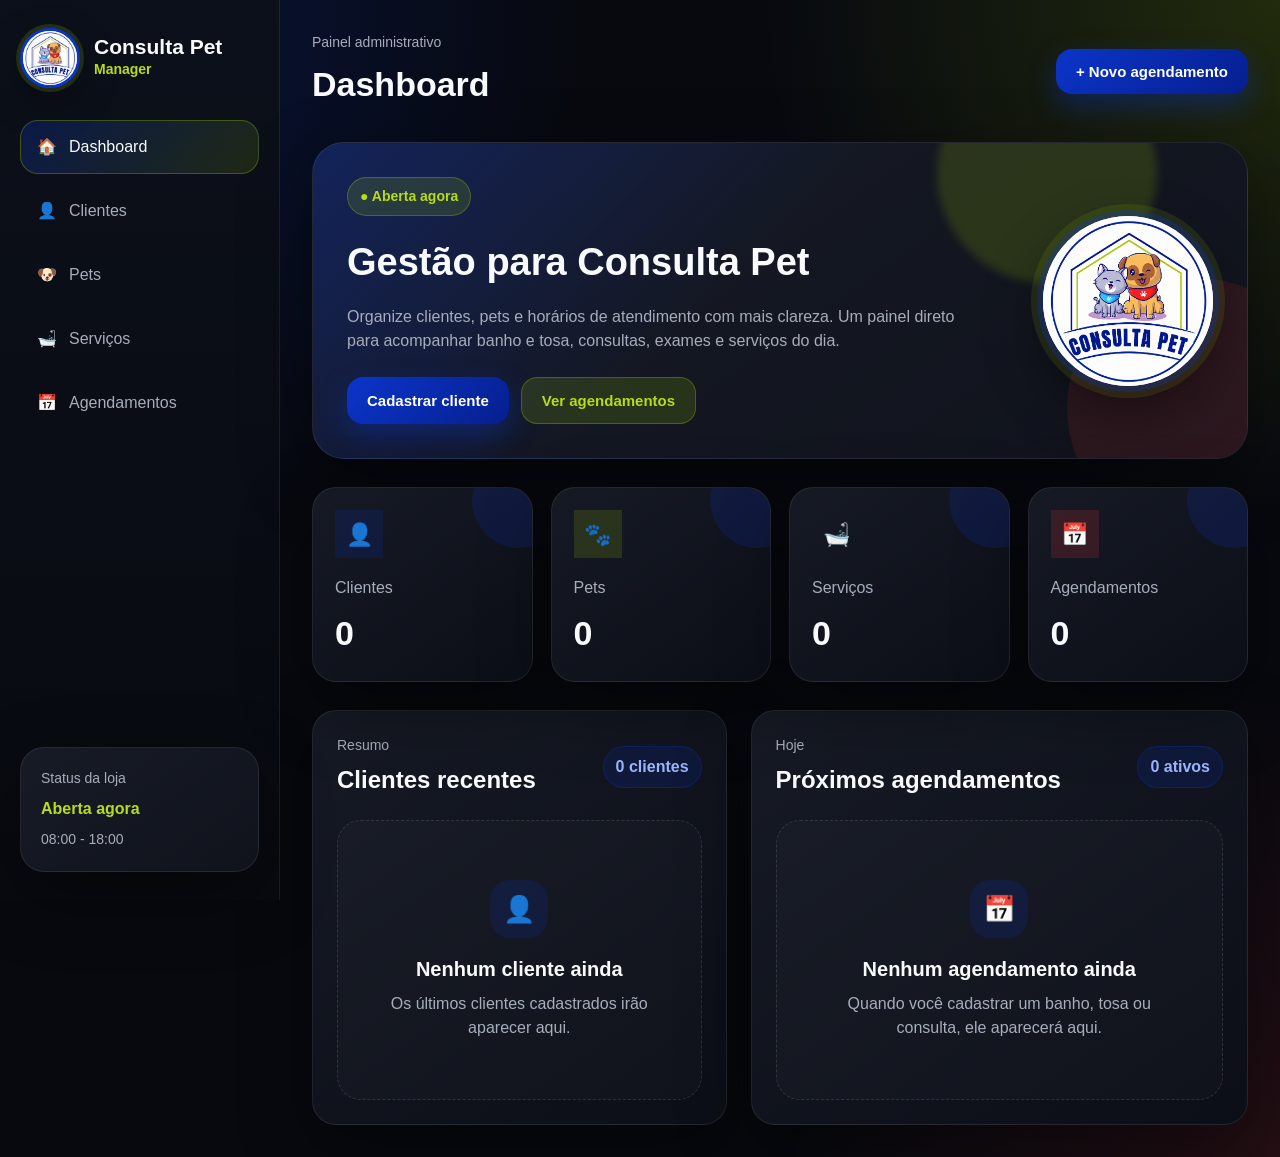
<file: index.html>
<!DOCTYPE html>
<html lang="pt-BR">

<head>
  <meta charset="UTF-8">
  <meta name="viewport" content="width=device-width, initial-scale=1.0">

  <title>PetShop Manager</title>

  <link rel="stylesheet" href="css/style.css">
</head>

<body>
  <div class="app-layout">

    <!-- SIDEBAR -->
    <aside class="sidebar">
      <div class="brand">
        <div class="brand-logo">
          <img src="assets/img/logo-consulta-pet.png" alt="Logo Consulta Pet">
        </div>

        <div>
          <h1>Consulta Pet</h1>
          <span>Manager</span>
        </div>
      </div>

      <nav class="menu">
        <a href="#" class="menu-item active" data-page="dashboard">
          <span>🏠</span>
          Dashboard
        </a>

        <a href="#" class="menu-item" data-page="clientes">
          <span>👤</span>
          Clientes
        </a>

        <a href="#" class="menu-item" data-page="pets">
          <span>🐶</span>
          Pets
        </a>

        <a href="#" class="menu-item" data-page="servicos">
          <span>🛁</span>
          Serviços
        </a>

        <a href="#" class="menu-item" data-page="agendamentos">
          <span>📅</span>
          Agendamentos
        </a>
      </nav>

      <div class="sidebar-card">
        <p>Status da loja</p>
        <strong>Aberta agora</strong>
        <span>08:00 - 18:00</span>
      </div>
    </aside>

    <!-- CONTEÚDO PRINCIPAL -->
    <main class="main-content">

      <!-- DASHBOARD -->
      <section class="page active" id="dashboard">

        <header class="topbar">
          <div>
            <p class="page-label">Painel administrativo</p>
            <h2>Dashboard</h2>
          </div>

          <button class="btn-primary">
            + Novo agendamento
          </button>
        </header>

        <section class="hero-card">
          <div class="hero-info">
            <span class="status-pill">● Aberta agora</span>

            <h2>Gestão para Consulta Pet</h2>

            <p>
              Organize clientes, pets e horários de atendimento com mais clareza.
              Um painel direto para acompanhar banho e tosa, consultas, exames e serviços do dia.
            </p>

            <div class="hero-actions">
              <button class="btn-primary" id="btnParaClientes">
                Cadastrar cliente
              </button>

              <button class="btn-secondary" id="btnParaAgendamentos">
                Ver agendamentos
              </button>
            </div>
          </div>

          <div class="hero-logo">
            <img src="assets/img/logo-consulta-pet.png" alt="Logo Consulta Pet">
          </div>
        </section>

        <section class="stats-grid">

          <article class="stat-card">
            <div class="stat-icon blue">👤</div>
            <p>Clientes</p>
            <strong id="dashboardTotalClientes">0</strong>
          </article>

          <article class="stat-card">
            <div class="stat-icon green">🐾</div>
            <p>Pets</p>
            <strong id="dashboardTotalPets">0</strong>
          </article>

          <article class="stat-card">
            <div class="stat-icon cyan">🛁</div>
            <p>Serviços</p>
            <strong id="dashboardTotalServicos">0</strong>
          </article>

          <article class="stat-card">
            <div class="stat-icon red">📅</div>
            <p>Agendamentos</p>
            <strong id="dashboardTotalAgendamentos">0</strong>
          </article>

        </section>

        <section class="content-grid">

          <div class="panel">
            <div class="panel-header">
              <div>
                <p class="page-label">Resumo</p>
                <h3>Clientes recentes</h3>
              </div>

              <span class="badge" id="dashboardClientesBadge">0 clientes</span>
            </div>

            <div class="list" id="dashboardClientesList">
              <div class="empty-state">
                <div>👤</div>
                <h4>Nenhum cliente ainda</h4>
                <p>Os últimos clientes cadastrados irão aparecer aqui.</p>
              </div>
            </div>
          </div>

          <div class="panel">
            <div class="panel-header">
              <div>
                <p class="page-label">Hoje</p>
                <h3>Próximos agendamentos</h3>
              </div>

              <span class="badge">0 ativos</span>
            </div>

            <div class="empty-state">
              <div>📅</div>
              <h4>Nenhum agendamento ainda</h4>
              <p>Quando você cadastrar um banho, tosa ou consulta, ele aparecerá aqui.</p>
            </div>
          </div>

        </section>

      </section>

      <!-- CLIENTES -->
      <section class="page" id="clientes">

        <header class="topbar">
          <div>
            <p class="page-label">Gestão de clientes</p>
            <h2>Clientes</h2>
          </div>
        </header>

        <section class="content-grid">

          <div class="panel">
            <div class="panel-header">
              <div>
                <p class="page-label">Cadastro</p>
                <h3>Novo cliente</h3>
              </div>
            </div>

            <form class="form" id="formCliente">

              <div class="form-group">
                <label for="nomeCliente">Nome do cliente</label>
                <input type="text" id="nomeCliente" placeholder="Ex: Maria Silva">
              </div>

              <div class="form-group">
                <label for="telefoneCliente">Telefone</label>
                <input type="text" id="telefoneCliente" placeholder="Ex: (91) 98172-0235">
              </div>

              <div class="form-group">
                <label for="enderecoCliente">Endereço</label>
                <input type="text" id="enderecoCliente" placeholder="Ex: Avenida Pará">
              </div>

              <button type="submit" class="btn-primary full">
                Salvar cliente
              </button>

            </form>
          </div>

          <div class="panel">
            <div class="panel-header">
              <div>
                <p class="page-label">Lista</p>
                <h3>Clientes cadastrados</h3>
              </div>

              <span class="badge" id="totalClientes">0 clientes</span>
            </div>

            <div class="list" id="listaClientes">
              <div class="empty-state">
                <div>👤</div>
                <h4>Nenhum cliente ainda</h4>
                <p>Cadastre o primeiro cliente para começar a organizar os pets e agendamentos.</p>
              </div>
            </div>
          </div>

        </section>

      </section>

      <!-- PETS -->
      <section class="page" id="pets">

        <header class="topbar">
          <div>
            <p class="page-label">Gestão de pets</p>
            <h2>Pets</h2>
          </div>

          <button class="btn-primary">
            + Novo pet
          </button>
        </header>

        <div class="panel">
          <h3>Cadastro e listagem de pets</h3>
          <p class="text-muted">
            Aqui vamos relacionar cada pet com seu respectivo dono.
          </p>
        </div>

      </section>

      <!-- SERVIÇOS -->
      <section class="page" id="servicos">

        <header class="topbar">
          <div>
            <p class="page-label">Catálogo do petshop</p>
            <h2>Serviços</h2>
          </div>

          <button class="btn-primary">
            + Novo serviço
          </button>
        </header>

        <div class="panel">
          <h3>Serviços disponíveis</h3>
          <p class="text-muted">
            Aqui vamos cadastrar banho, tosa, consultas, exames e outros serviços.
          </p>
        </div>

      </section>

      <!-- AGENDAMENTOS -->
      <section class="page" id="agendamentos">

        <header class="topbar">
          <div>
            <p class="page-label">Agenda do dia</p>
            <h2>Agendamentos</h2>
          </div>

          <button class="btn-primary">
            + Novo agendamento
          </button>
        </header>

        <div class="panel">
          <h3>Lista de agendamentos</h3>
          <p class="text-muted">
            Aqui vamos criar, listar e alterar o status dos agendamentos.
          </p>
        </div>

      </section>

    </main>

  </div>

  <script src="js/app.js"></script>
</body>

</html>
</file>
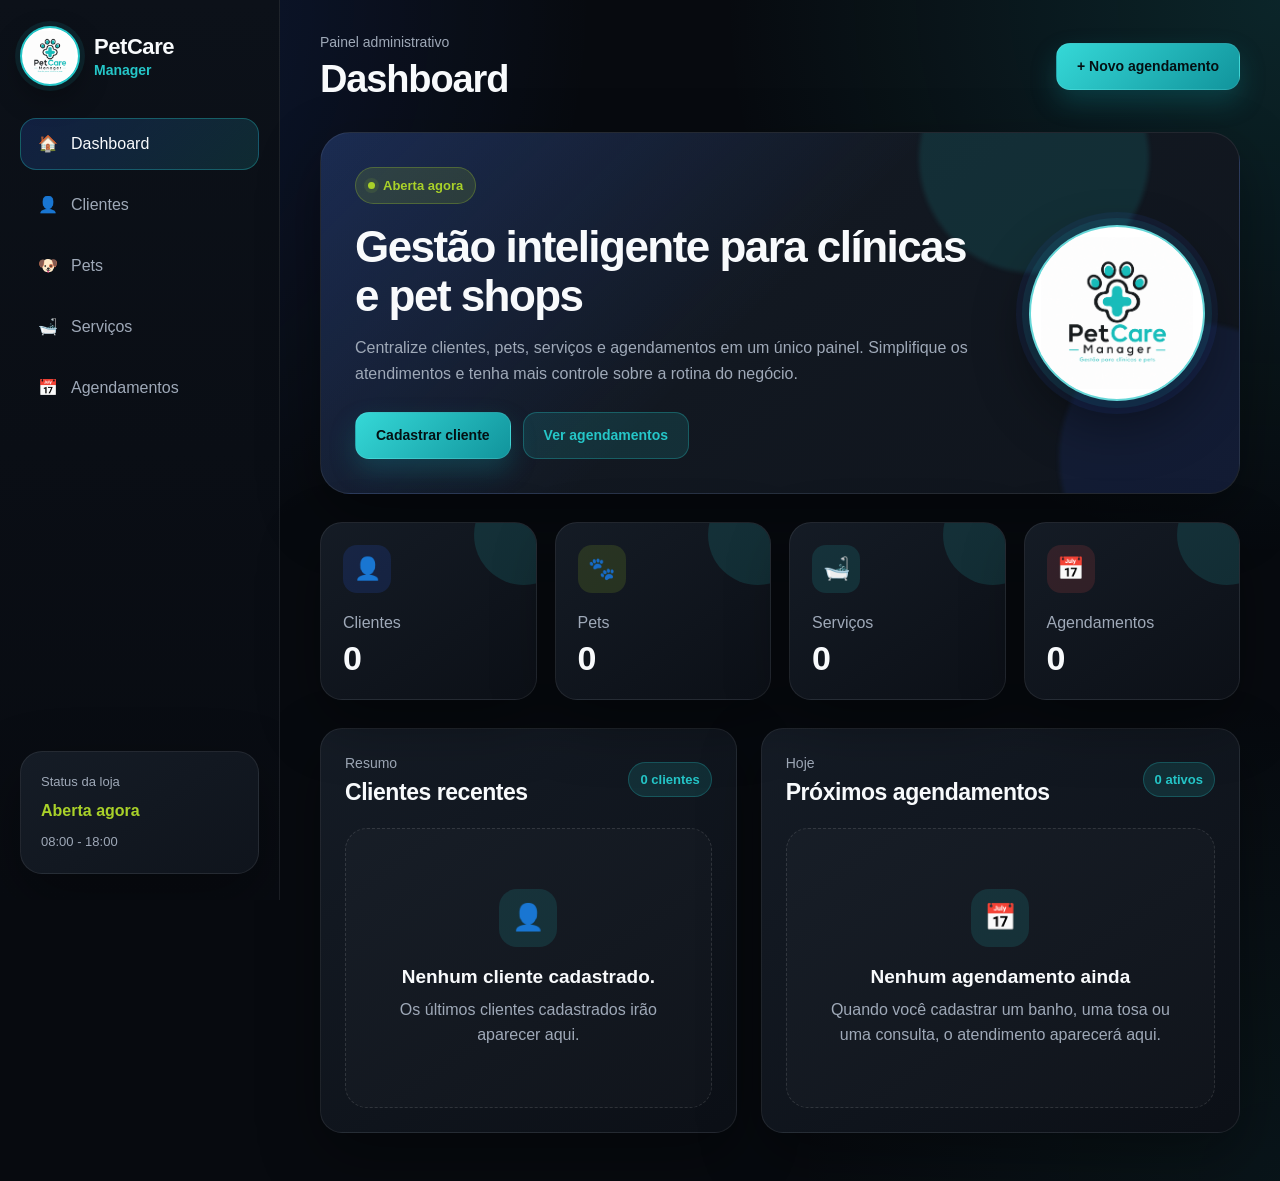
<file: petcare-frontend/index.html>
<!DOCTYPE html>
<html lang="pt-BR">

<head>
  <meta charset="UTF-8">
  <meta name="viewport" content="width=device-width, initial-scale=1.0">

  <meta
    name="description"
    content="PetCare Manager: gestão de clientes, pets, serviços e agendamentos para clínicas e pet shops."
  >

  <title>PetCare Manager</title>

  <link rel="stylesheet" href="css/style.css">
</head>

<body>
  <div class="app-layout">

    <!-- SIDEBAR -->
    <aside class="sidebar">
      <div class="brand">
        <div class="brand-logo">
          <img src="assets/img/petcare-logo.png" alt="Logo PetCare Manager">
        </div>

        <div class="brand-text">
          <h1>PetCare</h1>
          <span>Manager</span>
        </div>
      </div>

      <nav class="menu" aria-label="Navegação principal">
        <a href="#" class="menu-item active" data-page="dashboard">
          <span aria-hidden="true">🏠</span>
          Dashboard
        </a>

        <a href="#" class="menu-item" data-page="clientes">
          <span aria-hidden="true">👤</span>
          Clientes
        </a>

        <a href="#" class="menu-item" data-page="pets">
          <span aria-hidden="true">🐶</span>
          Pets
        </a>

        <a href="#" class="menu-item" data-page="servicos">
          <span aria-hidden="true">🛁</span>
          Serviços
        </a>

        <a href="#" class="menu-item" data-page="agendamentos">
          <span aria-hidden="true">📅</span>
          Agendamentos
        </a>
      </nav>

      <div class="sidebar-card">
        <p>Status da loja</p>
        <strong>Aberta agora</strong>
        <span>08:00 - 18:00</span>
      </div>
    </aside>

    <!-- CONTEÚDO PRINCIPAL -->
    <main class="main-content">

      <!-- DASHBOARD -->
      <section class="page active" id="dashboard">

        <header class="topbar">
          <div>
            <p class="page-label">Painel administrativo</p>
            <h2>Dashboard</h2>
          </div>

          <button type="button" class="btn-primary">
            + Novo agendamento
          </button>
        </header>

        <section class="hero-card">
          <div class="hero-info">
            <span class="status-pill">
              <span class="status-dot" aria-hidden="true"></span>
              Aberta agora
            </span>

            <h2>Gestão inteligente para clínicas e pet shops</h2>

            <p>
              Centralize clientes, pets, serviços e agendamentos em um único painel.
              Simplifique os atendimentos e tenha mais controle sobre a rotina do negócio.
            </p>

            <div class="hero-actions">
              <button type="button" class="btn-primary" id="btnParaClientes">
                Cadastrar cliente
              </button>

              <button type="button" class="btn-secondary" id="btnParaAgendamentos">
                Ver agendamentos
              </button>
            </div>
          </div>

          <div class="hero-logo">
            <img src="assets/img/petcare-logo.png" alt="Identidade visual PetCare Manager">
          </div>
        </section>

        <section class="stats-grid" aria-label="Resumo do sistema">

          <article class="stat-card">
            <div class="stat-icon blue" aria-hidden="true">👤</div>
            <p>Clientes</p>
            <strong id="dashboardTotalClientes">0</strong>
          </article>

          <article class="stat-card">
            <div class="stat-icon green" aria-hidden="true">🐾</div>
            <p>Pets</p>
            <strong id="dashboardTotalPets">0</strong>
          </article>

          <article class="stat-card">
            <div class="stat-icon cyan" aria-hidden="true">🛁</div>
            <p>Serviços</p>
            <strong id="dashboardTotalServicos">0</strong>
          </article>

          <article class="stat-card">
            <div class="stat-icon red" aria-hidden="true">📅</div>
            <p>Agendamentos</p>
            <strong id="dashboardTotalAgendamentos">0</strong>
          </article>

        </section>

        <section class="content-grid">

          <div class="panel">
            <div class="panel-header">
              <div>
                <p class="page-label">Resumo</p>
                <h3>Clientes recentes</h3>
              </div>

              <span class="badge" id="dashboardClientesBadge">0 clientes</span>
            </div>

            <div class="list" id="dashboardClientesList">
              <div class="empty-state">
                <div aria-hidden="true">👤</div>
                <h4>Nenhum cliente ainda</h4>
                <p>Os últimos clientes cadastrados irão aparecer aqui.</p>
              </div>
            </div>
          </div>

          <div class="panel">
            <div class="panel-header">
              <div>
                <p class="page-label">Hoje</p>
                <h3>Próximos agendamentos</h3>
              </div>

              <span class="badge" id="dashboardAgendamentosBadge">0 ativos</span>
            </div>

            <div class="empty-state">
              <div aria-hidden="true">📅</div>
              <h4>Nenhum agendamento ainda</h4>
              <p>Quando você cadastrar um banho, uma tosa ou uma consulta, o atendimento aparecerá aqui.</p>
            </div>
          </div>

        </section>

      </section>

      <!-- CLIENTES -->
      <section class="page" id="clientes">

        <header class="topbar">
          <div>
            <p class="page-label">Gestão de clientes</p>
            <h2>Clientes</h2>
          </div>
        </header>

        <section class="content-grid">

          <div class="panel">
            <div class="panel-header">
              <div>
                <p class="page-label">Cadastro</p>
                <h3>Novo cliente</h3>
              </div>
            </div>

            <form class="form" id="formCliente">

              <div class="form-group">
                <label for="nomeCliente">Nome do cliente</label>
                <input
                  type="text"
                  id="nomeCliente"
                  placeholder="Ex.: Maria Silva"
                  autocomplete="name"
                >
              </div>

              <div class="form-group">
                <label for="telefoneCliente">Telefone</label>
                <input
                  type="tel"
                  id="telefoneCliente"
                  placeholder="Ex.: (91) 98172-0235"
                  autocomplete="tel"
                >
              </div>

              <div class="form-group">
                <label for="enderecoCliente">Endereço</label>
                <input
                  type="text"
                  id="enderecoCliente"
                  placeholder="Ex.: Avenida Pará"
                  autocomplete="street-address"
                >
              </div>

              <button type="submit" class="btn-primary full">
                Salvar cliente
              </button>

            </form>
          </div>

          <div class="panel">
            <div class="panel-header">
              <div>
                <p class="page-label">Lista</p>
                <h3>Clientes cadastrados</h3>
              </div>

              <span class="badge" id="totalClientes">0 clientes</span>
            </div>

            <div class="list" id="listaClientes">
              <div class="empty-state">
                <div aria-hidden="true">👤</div>
                <h4>Nenhum cliente ainda</h4>
                <p>Cadastre o primeiro cliente para começar a organizar os pets e agendamentos.</p>
              </div>
            </div>
          </div>

        </section>

      </section>

      <!-- PETS -->
      <section class="page" id="pets">

        <header class="topbar">
          <div>
            <p class="page-label">Gestão de pets</p>
            <h2>Pets</h2>
          </div>

          <button type="button" class="btn-primary">
            + Novo pet
          </button>
        </header>

        <div class="panel">
          <h3>Cadastro e listagem de pets</h3>
          <p class="text-muted">
            Aqui cada pet será relacionado ao seu respectivo responsável.
          </p>
        </div>

      </section>

      <!-- SERVIÇOS -->
      <section class="page" id="servicos">

        <header class="topbar">
          <div>
            <p class="page-label">Catálogo do pet shop</p>
            <h2>Serviços</h2>
          </div>

          <button type="button" class="btn-primary">
            + Novo serviço
          </button>
        </header>

        <div class="panel">
          <h3>Serviços disponíveis</h3>
          <p class="text-muted">
            Aqui serão cadastrados banho, tosa, consultas, exames e outros serviços.
          </p>
        </div>

      </section>

      <!-- AGENDAMENTOS -->
      <section class="page" id="agendamentos">

        <header class="topbar">
          <div>
            <p class="page-label">Agenda de atendimentos</p>
            <h2>Agendamentos</h2>
          </div>

          <button type="button" class="btn-primary">
            + Novo agendamento
          </button>
        </header>

        <div class="panel">
          <h3>Lista de agendamentos</h3>
          <p class="text-muted">
            Aqui será possível criar, consultar e alterar o status dos agendamentos.
          </p>
        </div>

      </section>

    </main>

  </div>

  <script src="js/cliente.js" defer></script>
  <script src="js/app.js" defer></script>
</body>

</html>
</file>
<file: css/style.css>
:root {
    --color-bg: #07090f;

    --color-surface: #10131c;
    --color-surface-light: #171b26;
    --color-surface-soft: #202636;

    --color-blue-primary: #061f8f;
    --color-blue-secondary: #0b35c9;
    --color-blue-soft: rgba(11, 53, 201, 0.16);

    --color-green-primary: #9ac400;
    --color-green-secondary: #b6dd18;
    --color-green-soft: rgba(154, 196, 0, 0.16);

    --color-red-primary: #f63737;
    --color-red-soft: rgba(246, 55, 55, 0.16);

    --color-cyan-pet: #28bfff;
    --color-cyan-soft: rgba(40, 191, 255, 0.14);

    --color-text: #f8fafc;
    --color-muted: #a7adbb;
    --color-border: rgba(255, 255, 255, 0.08);

    --radius-xl: 32px;
    --radius-lg: 24px;
    --radius-md: 16px;
    --radius-sm: 10px;

    --shadow-card: 0 24px 70px rgba(0, 0, 0, 0.42);
}


* {
    margin: 0;
    padding: 0;
    box-sizing: border-box;
}

html,
body {
    min-height: 100%;
    background: var(--color-bg);
}

body {
    background: 
    radial-gradient(circle at top left, rgba(11, 53, 201, 0.28), transparent 34%),
    radial-gradient(circle at top right, rgba(154, 196, 0, 0.18), transparent 30%),
    radial-gradient(circle at bottom right, rgba(246, 55, 55, 0.12), transparent 28%),
    var(--color-bg);

    color: var(--color-text);
    font-family: Arial, Helvetica, sans-serif;
    min-height: 100vh;
    line-height: 1.5;
}

button,
input {
    font-family: inherit;
}

button {
    cursor: pointer;
}

.app-layout {
    display: grid;
    grid-template-columns: 280px 1fr;
    min-height: 100vh;
}

.sidebar {
    background: linear-gradient(180deg, #0c101a, #080a10);
    border-right: 1px solid var(--color-border);
    padding: 28px 20px;
    display: flex;
    flex-direction: column;
    gap: 32px;
    position: sticky;
    top: 0;
    height: 100vh;
}

.brand {
    display: flex;
    align-items: center;
    gap: 14px;
}

.brand-logo {
    width: 60px;
    height: 60px;
    background: #ffffff;
    border-radius: 50%;
    display: flex;
    align-items: center;
    justify-content: center;
    overflow: hidden;
    border: 3px solid var(--color-blue-secondary);
    box-shadow:
        0 0 0 4px rgba(154, 196, 0, 0.18),
        0 14px 36px rgba(0, 0, 0, 0.35);
}

.brand-logo img {
    width: 100%;
    height: 100%;
    object-fit: cover;
    display: block;
}

.brand h1 {
    font-size: 21px;
    line-height: 1;
    color: var(--color-text);
}

.brand span {
    color: var(--color-green-secondary);
    font-size: 14px;
    font-weight: 700;
}

.menu {
    display: flex;
    flex-direction: column;
    gap: 10px;
}

.menu-item {
    color: var(--color-muted);
    text-decoration: none;
    padding: 14px 16px;
    border-radius: 18px;
    display: flex;
    align-items: center;
    gap: 12px;
    transition: 0.2s;
    border: 1px solid transparent;
}

.menu-item:hover {
    background: var(--color-blue-soft);
    color: var(--color-text);
    border-color: rgba(11, 53, 201, 0.35);
}

.menu-item.active {
    background: 
        linear-gradient(135deg, rgba(11, 53, 201, 0.28), rgba(154, 196, 0, 0.14));
    color: var(--color-text);
    border-color: rgba(154, 196, 0, 0.32);
}

.menu-item.active span {
    color: var(--color-green-secondary);

}

.sidebar-card {
    margin-top: auto;
    background: linear-gradient(145deg, var(--color-surface-light), var(--color-surface));
    border: 1px solid var(--color-border);
    border-radius: var(--radius-lg);
    padding: 20px;
    box-shadow: var(--shadow-card); 
}

.sidebar-card p {
    color: var(--color-muted);
    font-size: 14px;
    margin-bottom: 8px;
}

.sidebar-card strong {
    color: var(--color-green-secondary);
    display: block;
    margin-bottom: 6px;
}

.sidebar-card span {
    color: var(--color-muted);
    font-size: 14px;
}

.main-content {
    padding: 32px;
    max-width: 1280px;
    width: 100%;
}

.topbar {
    display: flex;
    justify-content: space-between;
    align-items: center;
    margin-bottom: 32px;
}

.page-label {
    color: var(--color-muted);
    font-size: 14px;
    margin-bottom: 6px;
}

.topbar h2 {
    font-size: 34px;
}

.btn-primary,
.btn-secondary,
.btn-danger {
    border: none;
    border-radius: 16px;
    padding: 14px 20px;
    font-weight: 700;
    font-size: 15px;
    transition: 0.2s;
}

.btn-primary {
    background: linear-gradient(135deg, var(--color-blue-secondary), var(--color-blue-primary));
    color: #ffffff;
    box-shadow: 0 12px 28px rgba(11, 53, 201, 0.38);
}

.btn-primary:hover {
    transform: translateY(-1px);
    box-shadow: 0 16px 34px rgba(11, 53, 201, 0.38);
}

.btn-secondary {
    background: var(--color-green-soft);
    color: var(--color-green-secondary);
    border: 1px solid rgba(154, 196, 0, 0.32);
}

.btn-secondary:hover {
    background: rgba(154, 196, 0, 0.22);
}

.btn-danger {
    background: var(--color-red-soft);
    color: var(--color-red-primary);
    border: 1px solid rgba(246, 55, 55, 0.32);
}

.btn-danger:hover {
    background: rgba(246, 55, 55, 0.24);
}

.full {
    width: 100%;
}

.hero-card {
    background: 
        linear-gradient(135deg, rgba(11, 53, 201, 0.32), transparent 45%),
        linear-gradient(145deg, var(--color-surface-light), var(--color-surface));
    border: 1px solid var(--color-border);
    border-radius: var(--radius-xl);
    padding: 34px;
    display: flex;
    justify-content: space-between;
    align-items: center;
    gap: 24px;
    box-shadow: var(--shadow-card);
    margin-bottom: 28px;
    overflow: hidden;
    position: relative;    
}

.hero-card::before {
    content: "";
    position: absolute;
    right: 90px;
    top: -80px;
    width: 220px;
    height: 220px;
    background: rgba(154, 196, 0, 0.18);
    border-radius: 50%;
    filter: blur(4px);
}

.hero-card::after {
    content: "";
    position: absolute;
    right: -80px;
    bottom: -80px;
    width: 260px;
    height: 260px;
    background: rgba(246, 55, 55, 0.12);
    border-radius: 50%;
}

.hero-info {
    position: relative;
    z-index: 2;
    max-width: 650px;
}

.status-pill {
    display: inline-block;
    background: var(--color-green-soft);
    color: var(--color-green-secondary);
    border: 1px solid rgba(154, 196, 0, 0.32);
    padding: 8px 12px;
    border-radius: 999px;
    font-size: 14px;
    font-weight: 700;
    margin-bottom: 18px;
}

.hero-info h2 {
    font-size: 38px;
    margin-bottom: 14px;
    color: var(--color-text);
    max-width: 620px;
}

.hero-info p {
    color: var(--color-muted);
    max-width: 620px;
    margin-bottom: 24px;
}

.hero-actions {
    display: flex;
    gap: 12px;
    flex-wrap: wrap;
}

.hero-logo {
    width: 170px;
    height: 170px;
    background: #ffffff;
    border-radius: 50%;
    display: flex;
    align-items: center;
    justify-content: center;
    position: relative;
    z-index: 2;
    overflow: hidden;
    box-shadow:
        0 0 0 6px rgba(11, 53, 201, 0.28),
        0 0 0 12px rgba(154, 196, 0, 0.12),
        0 24px 60px rgba(0, 0, 0, 0.48);
}

.hero-logo img {
    width: 100%;
    height: 100%;
    object-fit: cover;
    display: block;
}

.stats-grid {
    display: grid; 
    grid-template-columns: repeat(4, 1fr);
    gap: 18px;
    margin-bottom: 28px;
}

.stat-card {
    background: linear-gradient(
        145deg,
        rgba(23, 27, 38, 0.96),
        rgba(12, 15, 24, 0.96)
    );
    border: 1px solid var(--color-border);
    border-radius: var(--radius-lg);
    padding: 22px;
    box-shadow: var(--shadow-card);
    position: relative;
    overflow: hidden;
}

.stat-card::after {
    content: "";
    position: absolute;
    right: -35px;
    top: -35px;
    width: 95px;
    height: 95px;
    background: rgba(11, 53, 201, 0.18);
    border-radius: 50%;
}

.stat-icon {
    width: 48px;
    height: 48px;
    display: flex;
    align-items: center;
    justify-content: center;
    margin-bottom: 18px;
    font-size: 22px;
    position: relative;
    z-index: 2;
}

.stat-icon.blue {
    background: var(--color-blue-soft);
    color: #8ea8ff;
}

.stat-icon.green {
    background: var(--color-green-soft);
    color: var(--color-green-secondary);
}

.stat-icon.red {
    background: var(--color-red-soft);
    color: var(--color-red-primary);
}

.stat-card p {
    color: var(--color-muted);
    margin-bottom: 8px;
    position: relative;
    z-index: 2;
}

.stat-card strong {
    font-size: 34px;
    color: var(--color-text);
    position: relative;
    z-index: 2;
}

.content-grid {
    display: grid;
    grid-template-columns: 1fr 1.2fr;
    gap: 24px;
}

.panel {
    background: linear-gradient(
        145deg,
        rgba(23, 27, 38, 0.96),
        rgba(12, 15, 24, 0.96)
    );
    border: 1px solid var(--color-border);
    border-radius: var(--radius-lg);
    padding: 24px;
    box-shadow: var(--shadow-card);
}

.panel-header {
    display: flex;
    justify-content: space-between;
    align-items: center;
    margin-bottom: 22px;
}

.panel-header h3 {
    font-size: 24px;
    color: var(--color-text);
}

.badge {
    background: var(--color-blue-soft);
    color: #9db6ff;
    padding: 8px 12px;
    border-radius: 999px;
    border: 1px solid rgba(11, 53, 201, 0.32);
    font-weight: 700;
}

.form {
    display: flex;
    flex-direction: column;
    gap: 18px;
}

.form-group label {
    display: block;
    color: var(--color-muted);
    margin-bottom: 8px;
    font-size: 14px;
    font-weight: 600;
}

.form-group input {
    width: 100%;
    background: #090c13;
    color: var(--color-text);
    border: 1px solid var(--color-border);
    border-radius: 14px;
    padding: 15px 16px;
    font-size: 15px;
    outline: none;
    transition: 0.2s;
}

.form-group input:focus {
    border-color: var(--color-blue-secondary);
    box-shadow: 0 0 0 4px var(--color-blue-soft);
}

.form-group input::placeholder {
    color: #646b7a;
}

.empty-state {
    min-height: 280px;
    border: 1px dashed rgba(255, 255, 255, 0.12);
    border-radius: var(--radius-lg);
    display: flex;
    flex-direction: column;
    align-items: center;
    justify-content: center;
    text-align: center;
    padding: 28px;
    background: rgba(255, 255, 255, 0.02);
}

.empty-state div {
    width: 58px;
    height: 58px;
    border-radius: 20px;
    background: var(--color-blue-soft);
    display: flex;
    align-items: center;
    justify-content: center;
    font-size: 26px;
    margin-bottom: 16px;
}

.empty-state h4 {
    font-size: 20px;
    margin-bottom: 8px;
    color: var(--color-text);
}

.empty-state p {
    color: var(--color-muted);
    max-width: 360px;
    line-height: 1.5;
}

.page {
    display: none;
}

.page.active {
    display: block;
}

.text-muted {
    color: var(--color-muted);
}

.list {
    display: flex;
    flex-direction: column;
    gap: 14px;
}

.client-card {
    background: rgba(255, 255, 255, 0.04);
    border: 1px solid var(--color-border);
    border-radius: var(--radius-md);
    padding: 16px;
    display: flex;
    justify-content: space-between;
    align-items: flex-start;
    gap: 16px;
    min-height: 78px;
}

.client-card h4,
.client-name {
    font-size: 17px;
    font-weight: 700;
    color: var(--color-text);
    line-height: 1.3;
    margin: 0;
}

.client-card p,
.client-phone {
    font-size: 14px;
    color: var(--color-muted);
    line-height: 1.4;
    color: var(--color-muted);
    font-size: 14px;
}

.client-info {
    display: flex;
    flex-direction: column;
    gap: 4px;
    width: 100%;
}

#dashboardClientesList .client-card {
    min-height: auto;
    padding: 14px 16px;
}

#dashboardClientesList .client-card h4,
#dashboardClientesList .client-name {
    font-size: 16px;
}

#dashboardClientesList .client-card p,
#dashboardClientesList .client-phone {
    font-size: 13px;
}

.client-actions {
    display: flex;
    gap: 8px;
}

.btn-small {
    border: none;
    border-radius: 10px;
    padding: 8px 10px;
    font-size: 13px;
    font-weight: 700;
    cursor: pointer;
}

.btn-small.danger {
    background: var(--color-red-soft);
    color: var(--color-red-primary);
    border: 1px solid rgba(246, 55, 55, 0.32);
}

@media (max-width: 1100px) {
    .stats-grid {
        grid-template-columns: repeat(2, 1fr);
    }

    .content-grid {
        grid-template-columns: 1fr;
    }

    .hero-logo {
        width: 140px;
        height: 140px;
    }
}

@media (max-width: 800px) {
    .app-layout {
        grid-template-columns: 1fr;
    }

    .sidebar {
        position: static;
        height: auto;
    }

    .main-content {
        padding: 20px;
    }

    .topbar {
        flex-direction: column;
        align-items: flex-start;
        gap: 16px;
    }

    .hero-card {
        flex-direction: column;
        align-items: flex-start;
    }

    .hero-info h2 {
        font-size: 30px;
    }

    .hero-logo {
        width: 120px;
        height: 120px;
    }
}

@media (max-width: 520px) {
    .stats-grid {
        grid-template-columns: 1fr;
    }

    .hero-actions {
        width: 100%;
    }

    .hero-actions button {
        width: 100%;
    }
}
</file>
<file: petcare-frontend/css/style.css>
:root {
    --color-bg: #070a0f;

    --color-surface: #0f141c;
    --color-surface-light: #151c26;
    --color-surface-soft: #1d2733;

    --color-primary: #25c6c8;
    --color-primary-dark: #11949c;
    --color-primary-soft: rgba(37, 198, 200, 0.14);

    --color-accent: #3168ff;
    --color-accent-dark: #173fc1;
    --color-accent-soft: rgba(49, 104, 255, 0.15);

    --color-success: #a9d129;
    --color-success-soft: rgba(169, 209, 41, 0.14);

    --color-danger: #f05252;
    --color-danger-soft: rgba(240, 82, 82, 0.14);

    --color-text: #f8fafc;
    --color-muted: #9fa9b8;
    --color-border: rgba(255, 255, 255, 0.08);

    --radius-xl: 30px;
    --radius-lg: 22px;
    --radius-md: 16px;
    --radius-sm: 12px;

    --shadow-card: 0 22px 60px rgba(0, 0, 0, 0.34);
    --transition: 180ms ease;
}


* {
    margin: 0;
    padding: 0;
    box-sizing: border-box;
}

html {
    min-height: 100%;
    background: var(--color-bg);
}

body {
    min-height: 100vh;
    background:
        radial-gradient(circle at top left, rgba(49, 104, 255, 0.18), transparent 34%),
        radial-gradient(circle at top right, rgba(37, 198, 200, 0.14), transparent 32%),
        radial-gradient(circle at bottom right, rgba(37, 198, 200, 0.06), transparent 28%),
        var(--color-bg);

    color: var(--color-text);
    font-family: Inter, "Segoe UI", Arial, Helvetica, sans-serif;
    line-height: 1.5;
}

button,
input {
    font: inherit;
}

button {
    cursor: pointer;
}

button:focus-visible,
input:focus-visible,
a:focus-visible {
    outline: 3px solid rgba(37, 198, 200, 0.35);
    outline-offset: 3px;
}


/* LAYOUT */

.app-layout {
    display: grid;
    grid-template-columns: 280px minmax(0, 1fr);
    min-height: 100vh;
}

.sidebar {
    position: sticky;
    top: 0;

    display: flex;
    flex-direction: column;
    gap: 32px;

    height: 100vh;
    padding: 26px 20px;
    overflow-y: auto;

    background: linear-gradient(180deg, #0c1119 0%, #080b11 100%);
    border-right: 1px solid var(--color-border);
}

.main-content {
    width: 100%;
    max-width: 1440px;
    margin: 0 auto;
    padding: 32px 40px 48px;
}


/* MARCA */

.brand {
    display: flex;
    align-items: center;
    gap: 14px;
}

.brand-logo {
    width: 60px;
    height: 60px;
    flex-shrink: 0;

    display: grid;
    place-items: center;

    overflow: hidden;
    border: 2px solid var(--color-primary);
    border-radius: 50%;
    background: #ffffff;

    box-shadow:
        0 0 0 5px rgba(37, 198, 200, 0.10),
        0 12px 30px rgba(0, 0, 0, 0.32);
}

.brand-logo img {
    width: 100%;
    height: 100%;
    display: block;
    object-fit: contain;
    padding: 3px;
}

.brand-text {
    display: flex;
    flex-direction: column;
    gap: 5px;
}

.brand-text h1 {
    color: var(--color-text);
    font-size: 22px;
    line-height: 1;
    letter-spacing: -0.02em;
}

.brand-text span {
    color: var(--color-primary);
    font-size: 14px;
    font-weight: 800;
    line-height: 1;
}


/* NAVEGAÇÃO */

.menu {
    display: flex;
    flex-direction: column;
    gap: 9px;
}

.menu-item {
    display: flex;
    align-items: center;
    gap: 12px;

    min-height: 50px;
    padding: 13px 16px;

    color: var(--color-muted);
    text-decoration: none;

    border: 1px solid transparent;
    border-radius: 16px;

    transition:
        background var(--transition),
        border-color var(--transition),
        color var(--transition),
        transform var(--transition);
}

.menu-item:hover {
    color: var(--color-text);
    background: var(--color-primary-soft);
    border-color: rgba(37, 198, 200, 0.22);
    transform: translateX(2px);
}

.menu-item.active {
    color: var(--color-text);
    background: linear-gradient(
        135deg,
        rgba(49, 104, 255, 0.18),
        rgba(37, 198, 200, 0.15)
    );
    border-color: rgba(37, 198, 200, 0.34);
}

.menu-item span {
    width: 22px;
    display: inline-flex;
    justify-content: center;
}

.sidebar-card {
    margin-top: auto;
    padding: 20px;

    background: linear-gradient(145deg, var(--color-surface-light), var(--color-surface));
    border: 1px solid var(--color-border);
    border-radius: var(--radius-lg);

    box-shadow: var(--shadow-card);
}

.sidebar-card p {
    margin-bottom: 8px;
    color: var(--color-muted);
    font-size: 13px;
}

.sidebar-card strong {
    display: block;
    margin-bottom: 6px;
    color: var(--color-success);
}

.sidebar-card span {
    color: var(--color-muted);
    font-size: 13px;
}


/* CABEÇALHOS */

.topbar {
    display: flex;
    align-items: center;
    justify-content: space-between;
    gap: 24px;

    margin-bottom: 30px;
}

.page-label {
    margin-bottom: 5px;
    color: var(--color-muted);
    font-size: 14px;
}

.topbar h2 {
    color: var(--color-text);
    font-size: clamp(30px, 3vw, 38px);
    line-height: 1.15;
    letter-spacing: -0.03em;
}


/* BOTÕES */

.btn-primary,
.btn-secondary,
.btn-danger {
    min-height: 46px;
    padding: 12px 20px;

    border-radius: 14px;

    font-size: 14px;
    font-weight: 800;

    transition:
        transform var(--transition),
        box-shadow var(--transition),
        background var(--transition),
        border-color var(--transition);
}

.btn-primary {
    color: #041013;
    background: linear-gradient(135deg, #35d8d7, var(--color-primary-dark));
    border: 1px solid rgba(255, 255, 255, 0.08);

    box-shadow: 0 12px 26px rgba(17, 148, 156, 0.28);
}

.btn-primary:hover {
    transform: translateY(-2px);
    box-shadow: 0 16px 34px rgba(17, 148, 156, 0.34);
}

.btn-secondary {
    color: var(--color-primary);
    background: var(--color-primary-soft);
    border: 1px solid rgba(37, 198, 200, 0.30);
}

.btn-secondary:hover {
    background: rgba(37, 198, 200, 0.20);
    border-color: rgba(37, 198, 200, 0.45);
    transform: translateY(-2px);
}

.btn-danger {
    color: var(--color-danger);
    background: var(--color-danger-soft);
    border: 1px solid rgba(240, 82, 82, 0.30);
}

.btn-danger:hover {
    background: rgba(240, 82, 82, 0.22);
}

.full {
    width: 100%;
}


/* HERO */

.hero-card {
    position: relative;
    isolation: isolate;

    display: flex;
    align-items: center;
    justify-content: space-between;
    gap: 32px;

    min-height: 300px;
    margin-bottom: 28px;
    padding: 34px;

    overflow: hidden;

    background:
        linear-gradient(135deg, rgba(49, 104, 255, 0.20), transparent 48%),
        linear-gradient(145deg, var(--color-surface-light), var(--color-surface));

    border: 1px solid var(--color-border);
    border-radius: var(--radius-xl);

    box-shadow: var(--shadow-card);
}

.hero-card::before,
.hero-card::after {
    content: "";
    position: absolute;
    z-index: -1;
    border-radius: 50%;
    filter: blur(2px);
}

.hero-card::before {
    top: -90px;
    right: 90px;

    width: 230px;
    height: 230px;

    background: rgba(37, 198, 200, 0.13);
}

.hero-card::after {
    right: -90px;
    bottom: -100px;

    width: 270px;
    height: 270px;

    background: rgba(49, 104, 255, 0.10);
}

.hero-info {
    max-width: 690px;
}

.status-pill {
    display: inline-flex;
    align-items: center;
    gap: 8px;

    margin-bottom: 18px;
    padding: 8px 12px;

    color: var(--color-success);
    background: var(--color-success-soft);
    border: 1px solid rgba(169, 209, 41, 0.28);
    border-radius: 999px;

    font-size: 13px;
    font-weight: 800;
}

.status-dot {
    width: 7px;
    height: 7px;
    flex-shrink: 0;

    background: currentColor;
    border-radius: 50%;
    box-shadow: 0 0 0 4px rgba(169, 209, 41, 0.10);
}

.hero-info h2 {
    max-width: 700px;
    margin-bottom: 14px;

    color: var(--color-text);
    font-size: clamp(32px, 4vw, 44px);
    line-height: 1.12;
    letter-spacing: -0.035em;
}

.hero-info p {
    max-width: 660px;
    margin-bottom: 24px;

    color: var(--color-muted);
    font-size: 16px;
    line-height: 1.65;
}

.hero-actions {
    display: flex;
    flex-wrap: wrap;
    gap: 12px;
}

.hero-logo {
    width: 176px;
    height: 176px;
    flex-shrink: 0;

    display: grid;
    place-items: center;

    overflow: hidden;

    background: #ffffff;
    border: 2px solid rgba(37, 198, 200, 0.70);
    border-radius: 50%;

    box-shadow:
        0 0 0 7px rgba(37, 198, 200, 0.10),
        0 0 0 13px rgba(49, 104, 255, 0.08),
        0 22px 55px rgba(0, 0, 0, 0.42);
}

.hero-logo img {
    width: 100%;
    height: 100%;
    display: block;
    object-fit: contain;
    padding: 10px;
}


/* INDICADORES */

.stats-grid {
    display: grid;
    grid-template-columns: repeat(4, minmax(0, 1fr));
    gap: 18px;

    margin-bottom: 28px;
}

.stat-card {
    position: relative;

    min-width: 0;
    padding: 22px;
    overflow: hidden;

    background: linear-gradient(
        145deg,
        rgba(21, 28, 38, 0.98),
        rgba(12, 16, 23, 0.98)
    );

    border: 1px solid var(--color-border);
    border-radius: var(--radius-lg);

    box-shadow: var(--shadow-card);
}

.stat-card::after {
    content: "";
    position: absolute;
    top: -38px;
    right: -38px;

    width: 100px;
    height: 100px;

    background: var(--color-primary-soft);
    border-radius: 50%;
}

.stat-icon {
    position: relative;
    z-index: 1;

    width: 48px;
    height: 48px;
    margin-bottom: 18px;

    display: grid;
    place-items: center;

    border-radius: 14px;
    font-size: 22px;
}

.stat-icon.blue {
    color: #9bb3ff;
    background: var(--color-accent-soft);
}

.stat-icon.green {
    color: var(--color-success);
    background: var(--color-success-soft);
}

.stat-icon.cyan {
    color: var(--color-primary);
    background: var(--color-primary-soft);
}

.stat-icon.red {
    color: var(--color-danger);
    background: var(--color-danger-soft);
}

.stat-card p {
    position: relative;
    z-index: 1;

    margin-bottom: 6px;
    color: var(--color-muted);
}

.stat-card strong {
    position: relative;
    z-index: 1;

    color: var(--color-text);
    font-size: 34px;
    line-height: 1;
}


/* PAINÉIS */

.content-grid {
    display: grid;
    grid-template-columns: 1fr 1.15fr;
    gap: 24px;
}

.panel {
    min-width: 0;
    padding: 24px;

    background: linear-gradient(
        145deg,
        rgba(21, 28, 38, 0.98),
        rgba(12, 16, 23, 0.98)
    );

    border: 1px solid var(--color-border);
    border-radius: var(--radius-lg);

    box-shadow: var(--shadow-card);
}

.panel-header {
    display: flex;
    align-items: center;
    justify-content: space-between;
    gap: 16px;

    margin-bottom: 22px;
}

.panel-header h3 {
    color: var(--color-text);
    font-size: 23px;
    line-height: 1.2;
    letter-spacing: -0.02em;
}

.badge {
    flex-shrink: 0;

    padding: 7px 11px;

    color: var(--color-primary);
    background: var(--color-primary-soft);
    border: 1px solid rgba(37, 198, 200, 0.26);
    border-radius: 999px;

    font-size: 13px;
    font-weight: 800;
}


/* FORMULÁRIOS */

.form {
    display: flex;
    flex-direction: column;
    gap: 18px;
}

.form-group label {
    display: block;
    margin-bottom: 8px;

    color: var(--color-muted);
    font-size: 14px;
    font-weight: 700;
}

.form-group input {
    width: 100%;
    padding: 14px 15px;

    color: var(--color-text);
    background: #090d13;
    border: 1px solid var(--color-border);
    border-radius: 13px;

    font-size: 15px;

    transition:
        border-color var(--transition),
        box-shadow var(--transition),
        background var(--transition);
}

.form-group input:hover {
    border-color: rgba(37, 198, 200, 0.20);
}

.form-group input:focus {
    border-color: var(--color-primary);
    box-shadow: 0 0 0 4px var(--color-primary-soft);
    outline: none;
}

.form-group input::placeholder {
    color: #626d7c;
}


/* ESTADOS VAZIOS E LISTAS */

.empty-state {
    min-height: 280px;
    padding: 28px;

    display: flex;
    flex-direction: column;
    align-items: center;
    justify-content: center;

    text-align: center;

    background: rgba(255, 255, 255, 0.018);
    border: 1px dashed rgba(255, 255, 255, 0.12);
    border-radius: var(--radius-lg);
}

.empty-state > div:first-child {
    width: 58px;
    height: 58px;
    margin-bottom: 16px;

    display: grid;
    place-items: center;

    background: var(--color-primary-soft);
    border-radius: 18px;

    font-size: 26px;
}

.empty-state h4 {
    margin-bottom: 7px;

    color: var(--color-text);
    font-size: 19px;
}

.empty-state p {
    max-width: 360px;

    color: var(--color-muted);
    line-height: 1.55;
}

.list {
    display: flex;
    flex-direction: column;
    gap: 14px;
}

.client-card {
    min-height: 78px;
    padding: 16px;

    display: flex;
    align-items: flex-start;
    justify-content: space-between;
    gap: 16px;

    background: rgba(255, 255, 255, 0.035);
    border: 1px solid var(--color-border);
    border-radius: var(--radius-md);
}

.client-card h4,
.client-name {
    margin: 0;

    color: var(--color-text);
    font-size: 17px;
    font-weight: 800;
    line-height: 1.3;
}

.client-card p,
.client-phone {
    color: var(--color-muted);
    font-size: 14px;
    line-height: 1.4;
}

.client-info {
    width: 100%;

    display: flex;
    flex-direction: column;
    gap: 4px;
}

.client-actions {
    display: flex;
    gap: 8px;
}

.btn-small {
    padding: 8px 10px;

    border: none;
    border-radius: 10px;

    font-size: 13px;
    font-weight: 800;
}

.btn-small.danger {
    color: var(--color-danger);
    background: var(--color-danger-soft);
    border: 1px solid rgba(240, 82, 82, 0.28);
}

#dashboardClientesList .client-card {
    min-height: auto;
    padding: 14px 16px;
}

#dashboardClientesList .client-card h4,
#dashboardClientesList .client-name {
    font-size: 16px;
}

#dashboardClientesList .client-card p,
#dashboardClientesList .client-phone {
    font-size: 13px;
}


/* PÁGINAS */

.page {
    display: none;
}

.page.active {
    display: block;
}

.text-muted {
    margin-top: 8px;
    color: var(--color-muted);
}


/* RESPONSIVIDADE */

@media (max-width: 1100px) {
    .main-content {
        padding-inline: 28px;
    }

    .stats-grid {
        grid-template-columns: repeat(2, minmax(0, 1fr));
    }

    .content-grid {
        grid-template-columns: 1fr;
    }

    .hero-logo {
        width: 148px;
        height: 148px;
    }
}

@media (max-width: 800px) {
    .app-layout {
        grid-template-columns: 1fr;
    }

    .sidebar {
        position: static;

        height: auto;
        padding: 18px 20px;
        gap: 20px;
    }

    .menu {
        flex-direction: row;
        gap: 8px;
        overflow-x: auto;
        padding-bottom: 4px;
    }

    .menu-item {
        flex-shrink: 0;
        white-space: nowrap;
    }

    .sidebar-card {
        display: none;
    }

    .main-content {
        padding: 24px 20px 40px;
    }

    .topbar {
        align-items: flex-start;
    }

    .hero-card {
        align-items: flex-start;
    }

    .hero-logo {
        width: 124px;
        height: 124px;
    }
}

@media (max-width: 620px) {
    .topbar {
        flex-direction: column;
        gap: 16px;
    }

    .hero-card {
        flex-direction: column;
        padding: 26px;
    }

    .hero-logo {
        width: 116px;
        height: 116px;
    }

    .hero-info h2 {
        font-size: 31px;
    }

    .stats-grid {
        grid-template-columns: 1fr;
    }

    .hero-actions {
        width: 100%;
    }

    .hero-actions button {
        width: 100%;
    }

    .panel-header {
        align-items: flex-start;
    }
}
</file>
